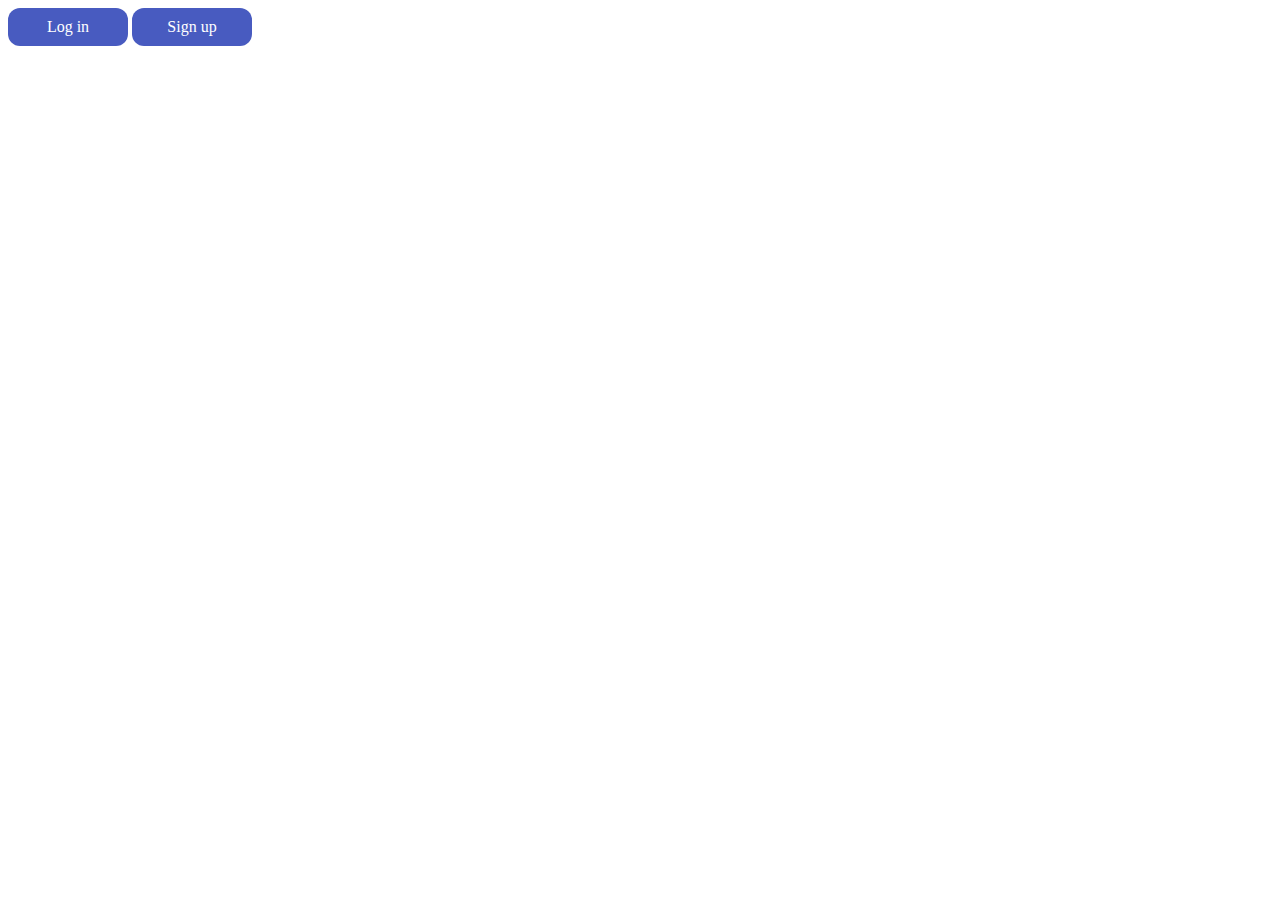
<file: content_platform/index.html>
<!DOCTYPE html>
<html>
<head>
	<meta charset="utf-8">
	<meta name="viewport" content="width=device-width, initial-scale=1">
	<title></title>
	<link rel="stylesheet" type="text/css" href="style.css">
</head>
<body>

	<a href="#" class="btnlog">Log in</a>
	<a href="#" class="btnreg">Sign up</a>

	<div class="auth_form">
		<h1>Log in</h1>
		<form action="">
			<label for="frmlog">Login</label>
			<input type="text" id="frmlog" required placeholder="Login" pattern="[A-Za-z0-9]+">
			<br><br>
			<label for="frmlog">Password</label>
			<input type="text" id="frmpass" required placeholder="Password" pattern="[^ ]+">
			<br><br>
			<input type="button" value="Log in" class="frmbut">
			<input type="reset" value="Cancel"><br><br>
			<input type="button" value="reset password" onclick="reset_password()">
		</form>
	</div>

	<div class="reg_form">
		<h1>Sign up</h1>
		<form action="">
			<label for="reg_form_login">Login</label>
			<input type="text" id="reg_form_login" required placeholder="Login" pattern="[A-Za-z0-9]+">
			<br><br>
			<label for="reg_form_password">Password</label>
			<input type="text" id="reg_form_password" required placeholder="Password" pattern="[^ ]+">
			<br><br>
			<input type="button" value="Sign up" class="reg_form_btn">
			<input type="reset" value="Cancel">
		</form>
	</div>

	<div class="content"></div>

	<script src="main.js"></script>
  </body>
</html>
</file>
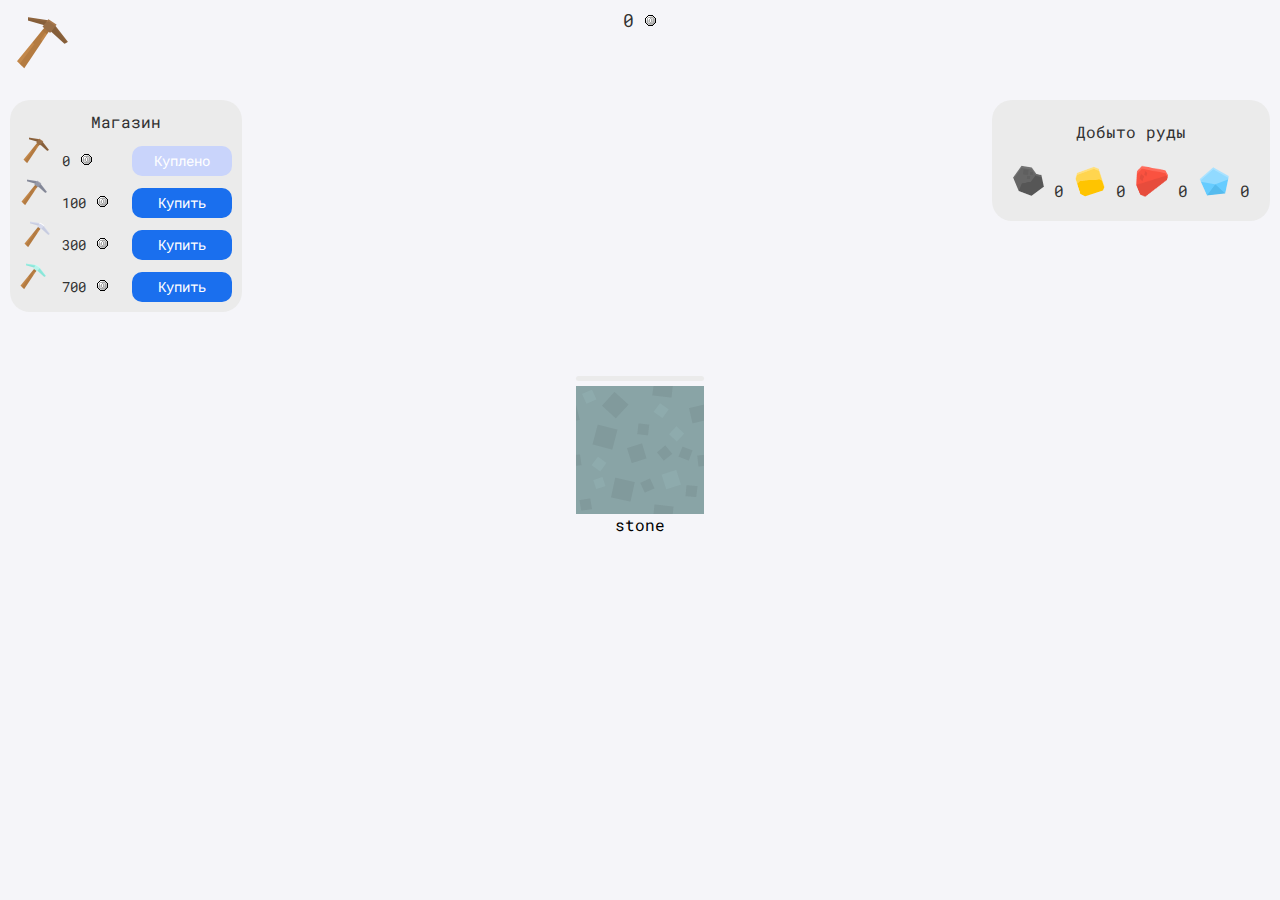
<file: DragAndDrop/index.html>
<!DOCTYPE html>
<html>
<head>
	<meta charset="utf-8">
	<meta name="viewport" content="width=device-width, initial-scale=1">
	<link href="https://fonts.googleapis.com/css2?family=Roboto+Mono&display=swap" rel="stylesheet">
	<link rel="stylesheet" type="text/css" href="style.css">
</head>
<body>
	<center>
		<span>
			<span style="font-size: 18px;" id="coins"></span>
			<img src="./sprites/coin.png">
		</span>
	</center>

	<div id="destroy"><div id="destroy_line"></div></div>
	<img id="block" src="./sprites/blocks/stone.png">
	<span id="block_text">
		<center style="color: #000000;">stone</center>
	</span>
	<div class="window" id="shop" style="top: 100px; left: 10px;"></div>
	<div class="window" id="stats" style="top: 100px; right: 10px; padding: 20px;"></div>

	<img id="pickaxe" width="64" height="64" src="./sprites/tools/pick_bronze.png">

	<script type="text/javascript" src="main.js"></script>
</body>
</html>
</file>
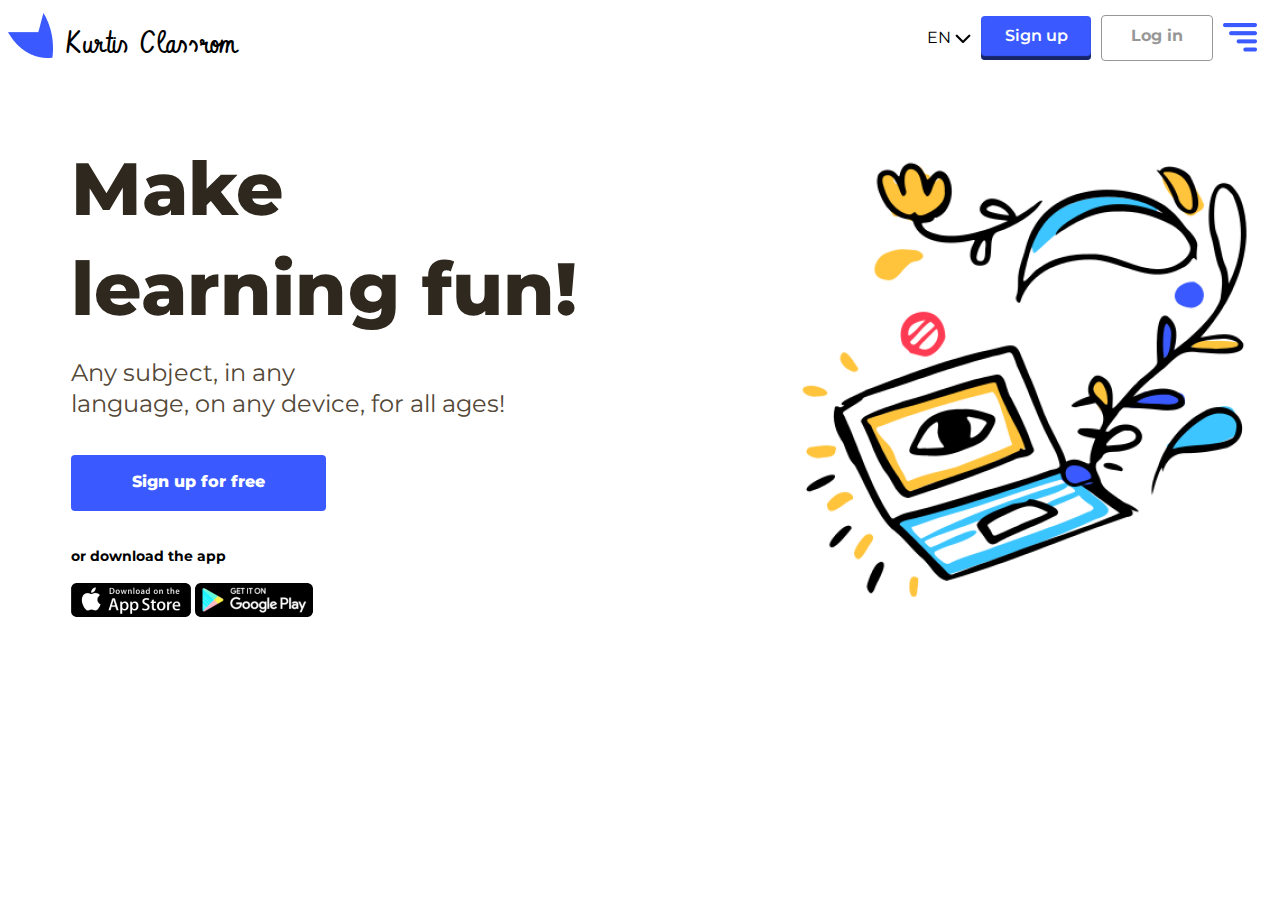
<file: landing_page_for_educational_app/index.html>
<!DOCTYPE html>
<html>
<head>
	<meta charset="utf-8">
	<meta name="viewport" content="width=device-width, initial-scale=1">
	<title>Landing page for educational_app</title>

	<link rel="preconnect" href="https://fonts.googleapis.com">
	<link rel="preconnect" href="https://fonts.gstatic.com" crossorigin>
	<link href="https://fonts.googleapis.com/css2?family=Montserrat:wght@400;700;800&family=Poppins:wght@600&family=Vibur&display=swap" rel="stylesheet">

	<link rel="stylesheet" type="text/css" href="style.css">
</head>
<body>

	<div class="header">
			<span class="app-name"><img style="position: relative; top: 5px;" src="img/logo.png"> Kurtis Classrom</span>
			<span style="flex-grow: 1;"></span>

			<span class="new_line"></span>

			<span style="margin: 5px;" class="language-select">EN <img src="img/arrow.png"></span>
			<a style="margin: 5px;" class="sign-up" href="#">Sign up</a>
			<a style="margin: 5px;" class="log-in" href="#">Log in</a>
			<img style="margin: 5px;" class="menu" src="img/menu.png">
			<span style="width: 10px;"></span>

	</div>

	<br><br>
	<br><br>

	<div class="content">
		<div style="margin-left: 5%;">
				<span class="content-text1">Make<br>learning fun!</span><br><br>
				<span class="content-text2">Any subject, in any<br>language, on any device, for all ages!</span><br><br><br>
				<a class="content-sign-up-button" href="#">Sign up for free</a><br><br><br>
				<span class="content-text3">or download the app</span><br><br>
				<img src="img/store1.png">
				<img src="img/store2.png">
		</div>

		<div class="right">

			<img class="image1" src="img/image.png">
		</div>
	</div>

</body>
</html>
</file>
<file: content_platform/style.css>
.auth_form {
	display: none;
}

.reg_form {
	display: none;
}

.btnlog, .btnreg{
	display: inline-block;
	background: #485BC0;
	color: #FFF;
	width: 100px;	
	padding: 10px;
	border-radius: 12px;
	text-align: center;
	text-decoration: none;
}
</file>
<file: DragAndDrop/style.css>
body{
	background: #F5F5F9;
	color: #333333;
	font-family: 'Roboto Mono', monospace;
}

*{
	user-select: none;
}

#pickaxe{
	position: absolute;
	top: 10px;
	left: 10px;
}

#coins{
	font-size: 20px;
}

#block{

}

#destroy, #destroy_line{
	height: 5px;	
	border-radius: 5px;
}

#destroy{
	width: 128px;
	background: #EBEBEB;
}

#destroy_line{
	width: 0px;
	background: #7E7E9A;
}

.window{
	position: absolute;
	background: #EBEBEB;
	border-radius: 20px;
	padding: 10px;
}

.buy_button, .buy_button_disable{
	width: 100px;
	height: 30px;
	background: #1A6FEE;
	color: white;
	border-radius: 10px;
	display: inline-block;
	font-size: 14px;
	line-height: 30px;
}

.buy_button:hover{
	background: #00398f;
}

.buy_button_disable{
	background: #C9D4FB;
}
</file>
<file: landing_page_for_educational_app/style.css>
a{
	text-decoration: none;
}

.app-name{
	font-family: 'Vibur';
	font-style: normal;
	font-weight: 400;
	font-size: 50px;
	font-size: 30px;
/*	line-height: 72px;*/
	color: #000;
}

.language-select{
	font-family: 'Montserrat';
	font-style: normal;
	font-weight: 400;
	font-family: 18px;
	line-height: 22px;
	text-align: center;
}

.sign-up, .log-in{
	font-family: 'Montserrat';
	font-style: normal;
	font-size: 16px;
	line-height: 2.5em;
	text-align: center;
	border-radius: 4px;

	min-width: 110px;
	min-height: 44px;
	display: inline-block;
}

.sign-up{
	font-weight: 600;
	background: #3A5AFF;
	color: #fff;
	box-shadow: inset 0px -4px 1px rgba(0, 0, 0, 0.6);
}

.log-in{
	font-weight: 700;
	color: #979797;
	border: 1px solid #979797;
}

.header{
	display: flex;
	align-items: center;
	flex-wrap: wrap;
	/*justify-content: space-between;*/
}

.menu{
/*	margin-left: 20px;
	margin-right: 30px;
	padding: 10px;
	position: relative;
	top: 20px;*/
}

.right{
	/*float: right;*/
}

.left{
	/*float: left;*/
}

.content{
	display: flex;
	align-items: center;
	flex-wrap: nowrap;
	justify-content: space-between;
}

.content-text1{
	font-family: 'Montserrat';
	font-style: normal;
	font-weight: 800;
	font-size: 74px;
	line-height: 100px;
	color: #2F281E;
}

.content-text2{
	font-family: 'Montserrat';
	font-style: normal;
	font-weight: 400;
	font-size: 24px;
	line-height: 31px;
	color: #544837;
}

.content-text3{
	font-family: 'Montserrat';
	font-style: normal;
	font-weight: 700;
	font-size: 14px;
	line-height: 17px;
	color: #000000;
}

.content-sign-up-button{
	font-family: 'Montserrat';
	font-style: normal;
	font-weight: 800;
	font-size: 16px;
	line-height: 20px;
	text-align: center;
	color: #FFFFFF;
	background: #3A5AFF;
	border-radius: 4px;

	width: 255px;
	height: 56px;
	display: inline-block;
	line-height: 3.4em;
}


.image1{
	width: 100%;
}

.new_line{
	width: 100%;
	display: none;
}

@media (max-width: 600px){
	.image1{
		display: none;
	}

	.new_line{
		display: block;
	}

	.header{
		justify-content: flex-end;
	}

	.content-text1{
		font-size: 50px;
		line-height: 60px;
	}
}
</file>
